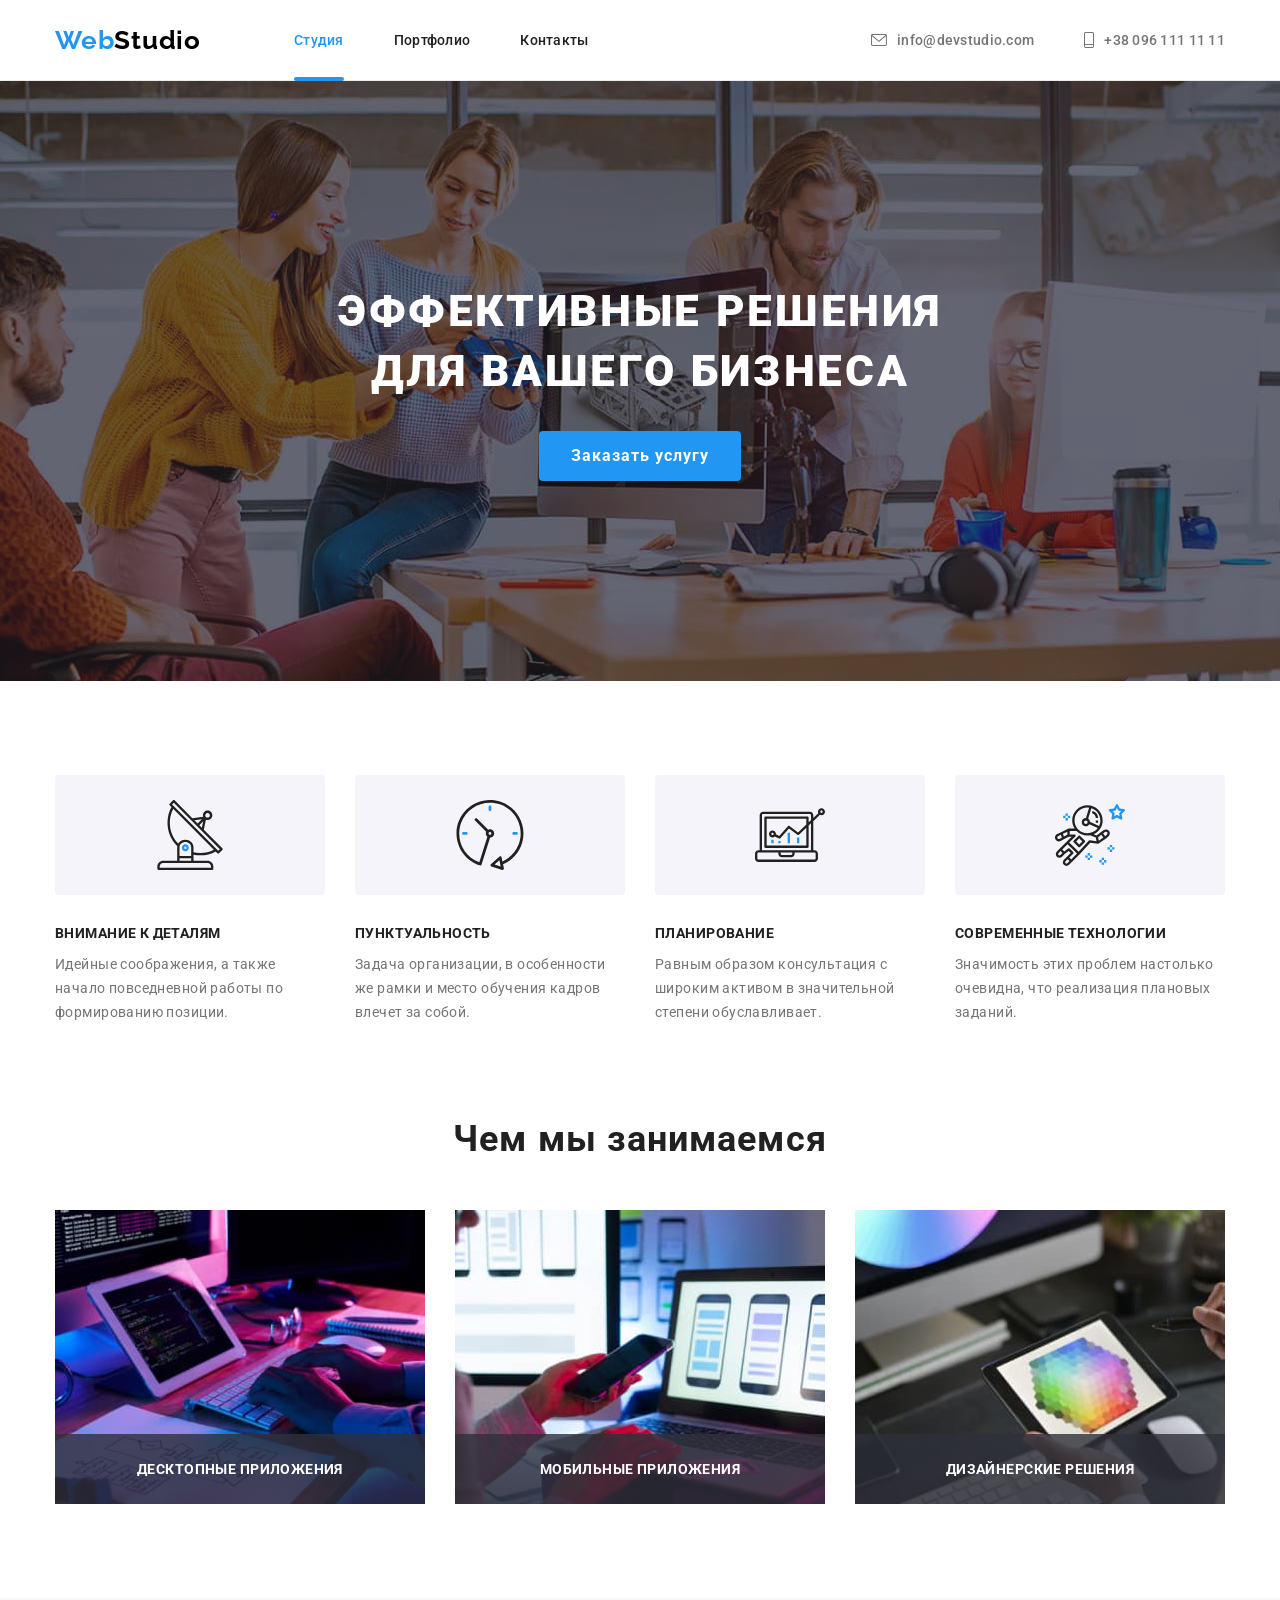
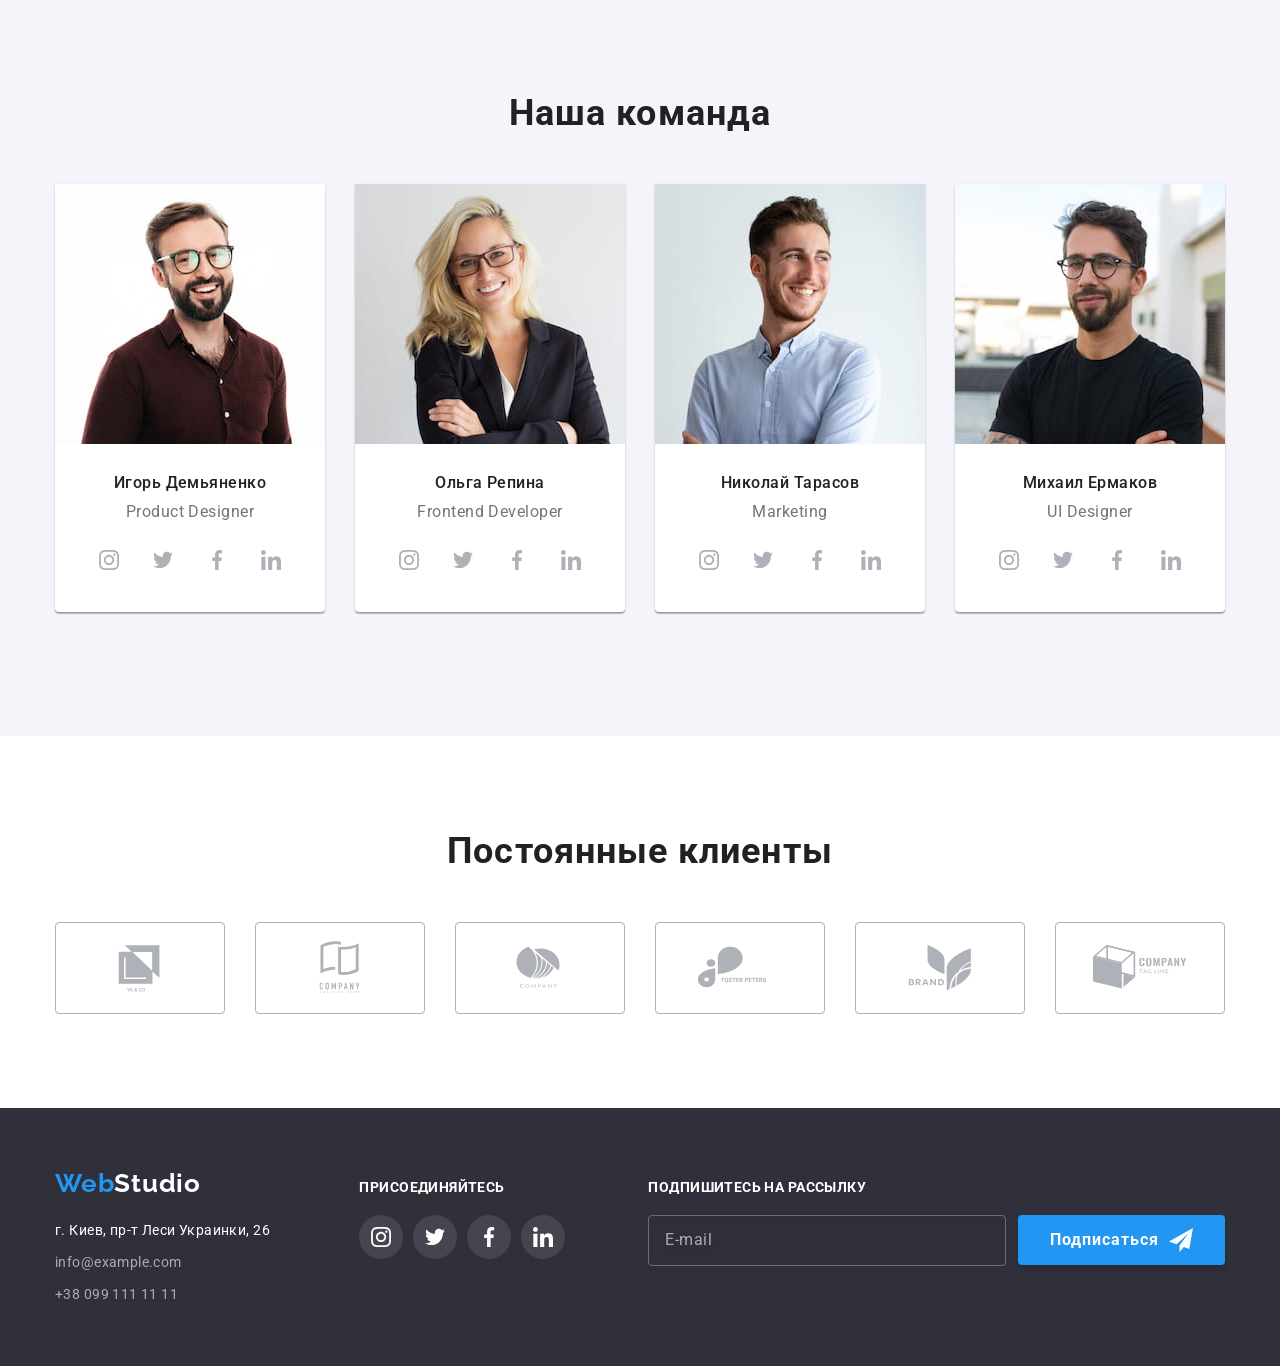
<file: index.html>
<!DOCTYPE html>
<html lang="ru">
<head>
    <meta charset="UTF-8">
    <meta http-equiv="X-UA-Compatible" content="IE=edge">
    <meta name="viewport" content="width=device-width, initial-scale=1.0">
    <title>WebStudio</title>
    <link rel="preconnect" href="https://fonts.googleapis.com">
    <link rel="preconnect" href="https://fonts.gstatic.com" crossorigin>
    <link href="https://fonts.googleapis.com/css2?family=Raleway:wght@700&family=Roboto:wght@400;500;700;900&display=swap" rel="stylesheet">
    <link rel="stylesheet" href="https://cdnjs.cloudflare.com/ajax/libs/modern-normalize/1.1.0/modern-normalize.min.css" integrity="sha512-wpPYUAdjBVSE4KJnH1VR1HeZfpl1ub8YT/NKx4PuQ5NmX2tKuGu6U/JRp5y+Y8XG2tV+wKQpNHVUX03MfMFn9Q==" crossorigin="anonymous" referrerpolicy="no-referrer" />
    <link rel="stylesheet" href="./css/main.min.css">
</head>
<body>
    <!-- HEADER -->
    <header class="header">
        <div class="container header__container">
            <nav class="main-nav">          
                <a class="logo logo--header__logo" href="./index.html" lang="en">Web<span class="logo__dark">Studio</span></a> 
                <ul class="menu">
                    <li class="menu__item">
                        <a class="menu__link menu__link--current" href="./index.html">Студия</a>
                    </li>
                    <li class="menu__item">
                        <a class="menu__link" href="./portfolio.html">Портфолио</a>
                    </li>
                    <li class="menu__item">
                        <a class="menu__link" href="#">Контакты</a>
                    </li>
                </ul>
            </nav>
            <ul class="contacts">
                <li class="contacts__item">
                    <a class="contacts__link" href="mailto:info@devstudio.com">
                        <svg class="contacts__icon" width="16" height="12">
                            <use href="./images/icons.svg#envelope"></use>
                        </svg>
                        info@devstudio.com
                    </a>
                </li>
                <li class="contacts__item">
                    <a class="contacts__link" href="tel:+380961111111">
                        <svg class="contacts__icon" width="10" height="16">
                            <use href="./images/icons.svg#phone"></use>
                        </svg>   
                        +38 096 111 11 11
                    </a>
                </li>
            </ul>
        </div>
    </header>

    <!-- MAIN -->
    <main>

        <!-- HERO -->
        <section class="hero section--bg-dark overlay">
            <div class="container">
                <div class="hero">
                    <h1 class="hero__title">Эффективные решения для вашего бизнеса</h1>
                    <button class="hero__btn" type="button" data-modal-open>
                        Заказать услугу
                    </button>
                </div>
            </div>
        </section>

        <!-- ADVANTAGES -->
        <section class="section">
            <div class="container">
                <h2 class="section__title visually-hidden" >Наши преимущества</h2>
                <ul class="advantages">
                    <li class="advantages__item">
                        <div class="advantages__wrapper">
                            <svg class="advantages__icon">
                                <use href="./images/icons.svg#antenna"></use>
                            </svg>
                        </div>
                        <h3 class="advantages__title">Внимание к деталям</h3>
                        <p class="advantages__description">Идейные соображения, а также начало повседневной работы по формированию позиции.</p>
                    </li>
                    <li class="advantages__item">
                        <div class="advantages__wrapper">
                            <svg class="advantages__icon">
                                <use href="./images/icons.svg#clock"></use>
                            </svg>
                        </div>
                        <h3 class="advantages__title">Пунктуальность</h3>
                        <p class="advantages__description">Задача организации, в особенности же рамки и место обучения кадров влечет за собой.</p>
                    </li>
                    <li class="advantages__item">
                        <div class="advantages__wrapper">
                            <svg class="advantages__icon">
                                <use href="./images/icons.svg#diagram"></use>
                            </svg>
                        </div>
                        <h3 class="advantages__title">Планирование</h3>
                        <p class="advantages__description">Равным образом консультация с широким активом в значительной степени обуславливает.</p>
                    </li>
                    <li class="advantages__item">
                        <div class="advantages__wrapper">
                            <svg class="advantages__icon">
                                <use href="./images/icons.svg#astronaut"></use>
                            </svg>
                        </div>
                        <h3 class="advantages__title">Современные технологии</h3>
                        <p class="advantages__description">Значимость этих проблем настолько очевидна, что реализация плановых заданий.</p>
                    </li>
                </ul>
            </div>
        </section>

        <!-- SKILLS -->
        <section class="section section--no-padding-top">
            <div class="container">
                <h2 class="section__title">Чем мы занимаемся</h2>
                <ul class="skills">
                    <li class="skills__item">
                        <img src="./images/skills/programming.jpg" alt="Программирование" width="370" height="294">
                            <p class="skills__description">Десктопные приложения</p>
                    </li>
                    <li class="skills__item">
                        <img src="./images/skills/adaptive.jpg" alt="Адаптивная верстка" width="370" height="294">
                            <p class="skills__description">Мобильные приложения</p>
                    </li>
                    <li class="skills__item">
                        <img src="./images/skills/design.jpg" alt="Веб-дизайн" width="370" height="294">
                            <p class="skills__description">Дизайнерские решения</p>
                    </li>
                </ul>
            </div>
        </section>

        <!-- TEAM -->
        <section class="section section--bg-light">
            <div class="container">
                <h2 class="section__title">Наша команда</h2>
                <ul class="team">
                    <li class="team__item">
                        <img src="./images/team/igor-demyanenko.jpg" alt="Игорь Демьяненко" width="270" height="260">
                        <div class="team__wrapper">
                            <h3 class="team__title">Игорь Демьяненко</h3>
                            <p class="team__text" lang="en">Product Designer</p>
                            <ul class="social">
                                <li class="social__item">
                                    <a href="https://www.instagram.com/" target="_blank" rel="noopener noreferrer nofollow" class="social__link">
                                        <svg class="social__icon">
                                            <use href="./images/icons.svg#instagram"></use>
                                        </svg>
                                    </a>
                                </li>
                                <li class="social__item">
                                    <a href="https://twitter.com/" target="_blank" rel="noopener noreferrer nofollow" class="social__link">
                                        <svg class="social__icon">
                                            <use href="./images/icons.svg#twitter"></use>
                                        </svg>
                                    </a>
                                </li>
                                <li class="social__item">
                                    <a href="https://www.facebook.com/" target="_blank" rel="noopener noreferrer nofollow" class="social__link">
                                        <svg class="social__icon">
                                            <use href="./images/icons.svg#facebook"></use>
                                        </svg>
                                    </a>
                                </li>
                                <li class="social__item">
                                    <a href="https://www.linkedin.com/" target="_blank" rel="noopener noreferrer nofollow" class="social__link">
                                        <svg class="social__icon">
                                            <use href="./images/icons.svg#linkedin"></use>
                                        </svg>
                                    </a>
                                </li>
                            </ul>
                        </div>
                    </li>
                    <li class="team__item">
                        <img src="./images/team/olga-repina.jpg" alt="Ольга Репина" width="270" height="260">
                        <div class="team__wrapper">
                            <h3 class="team__title">Ольга Репина</h3>
                            <p class="team__text" lang="en">Frontend Developer</p>
                            <ul class="social">
                                <li class="social__item">
                                    <a href="https://www.instagram.com/" target="_blank" rel="noopener noreferrer nofollow" class="social__link">
                                        <svg class="social__icon">
                                            <use href="./images/icons.svg#instagram"></use>
                                        </svg>
                                    </a>
                                </li>
                                <li class="social__item">
                                    <a href="https://twitter.com/" target="_blank" rel="noopener noreferrer nofollow" class="social__link">
                                        <svg class="social__icon">
                                            <use href="./images/icons.svg#twitter"></use>
                                        </svg>
                                    </a>
                                </li>
                                <li class="social__item">
                                    <a href="https://www.facebook.com/" target="_blank" rel="noopener noreferrer nofollow" class="social__link">
                                        <svg class="social__icon">
                                            <use href="./images/icons.svg#facebook"></use>
                                        </svg>
                                    </a>
                                </li>
                                <li class="social__item">
                                    <a href="https://www.linkedin.com/" target="_blank" rel="noopener noreferrer nofollow" class="social__link">
                                        <svg class="social__icon">
                                            <use href="./images/icons.svg#linkedin"></use>
                                        </svg>
                                    </a>
                                </li>
                            </ul>
                        </div>
                    </li>
                    <li class="team__item">
                        <img src="./images/team/nikolai-tarasov.jpg" alt="Николай Тарасов" width="270" height="260">
                        <div class="team__wrapper">
                            <h3 class="team__title">Николай Тарасов</h3>
                            <p class="team__text" lang="en">Marketing</p>
                            <ul class="social">
                                <li class="social__item">
                                    <a href="https://www.instagram.com/" target="_blank" rel="noopener noreferrer nofollow" class="social__link">
                                        <svg class="social__icon">
                                            <use href="./images/icons.svg#instagram"></use>
                                        </svg>
                                    </a>
                                </li>
                                <li class="social__item">
                                    <a href="https://twitter.com/" target="_blank" rel="noopener noreferrer nofollow" class="social__link">
                                        <svg class="social__icon">
                                            <use href="./images/icons.svg#twitter"></use>
                                        </svg>
                                    </a>
                                </li>
                                <li class="social__item">
                                    <a href="https://www.facebook.com/" target="_blank" rel="noopener noreferrer nofollow" class="social__link">
                                        <svg class="social__icon">
                                            <use href="./images/icons.svg#facebook"></use>
                                        </svg>
                                    </a>
                                </li>
                                <li class="social__item">
                                    <a href="https://www.linkedin.com/" target="_blank" rel="noopener noreferrer nofollow" class="social__link">
                                        <svg class="social__icon">
                                            <use href="./images/icons.svg#linkedin"></use>
                                        </svg>
                                    </a>
                                </li>
                            </ul>
                        </div>
                    </li>
                    <li class="team__item">
                        <img src="./images/team/mikhail-ermakov.jpg" alt="Михаил Ермаков" width="270" height="260">
                        <div class="team__wrapper">
                            <h3 class="team__title">Михаил Ермаков</h3>
                            <p class="team__text" lang="en">UI Designer</p>
                            <ul class="social">
                                <li class="social__item">
                                    <a href="https://www.instagram.com/" target="_blank" rel="noopener noreferrer nofollow" class="social__link">
                                        <svg class="social__icon">
                                            <use href="./images/icons.svg#instagram"></use>
                                        </svg>
                                    </a>
                                </li>
                                <li class="social__item">
                                    <a href="https://twitter.com/" target="_blank" rel="noopener noreferrer nofollow" class="social__link">
                                        <svg class="social__icon">
                                            <use href="./images/icons.svg#twitter"></use>
                                        </svg>
                                    </a>
                                </li>
                                <li class="social__item">
                                    <a href="https://www.facebook.com/" target="_blank" rel="noopener noreferrer nofollow" class="social__link">
                                        <svg class="social__icon">
                                            <use href="./images/icons.svg#facebook"></use>
                                        </svg>
                                    </a>
                                </li>
                                <li class="social__item">
                                    <a href="https://www.linkedin.com/" target="_blank" rel="noopener noreferrer nofollow" class="social__link">
                                        <svg class="social__icon">
                                            <use href="./images/icons.svg#linkedin"></use>
                                        </svg>
                                    </a>
                                </li>
                            </ul>
                        </div>
                    </li>
                </ul>
            </div>
        </section>

        <!-- CLIENTS -->

        <section class="section">
            <div class="container">
                <h2 class="section__title">Постоянные клиенты</h2>
                 <ul class="clients">
                    <li class="clients__item">
                        <a href="#" target="_blank" rel="noopener noreferrer nofollow" class="clients__link">
                            <svg class="clients__icon">
                                <use href="./images/icons.svg#client1"></use>
                            </svg>
                        </a>
                    </li>
                    <li class="clients__item">
                        <a href="#" target="_blank" rel="noopener noreferrer nofollow" class="clients__link">
                            <svg class="clients__icon">
                                <use href="./images/icons.svg#client2"></use>
                            </svg>
                        </a>
                    </li>
                    <li class="clients__item">
                        <a href="#" target="_blank" rel="noopener noreferrer nofollow" class="clients__link">
                            <svg class="clients__icon">
                                <use href="./images/icons.svg#client3"></use>
                            </svg>
                        </a>
                    </li>
                    <li class="clients__item">
                        <a href="#" target="_blank" rel="noopener noreferrer nofollow" class="clients__link">
                            <svg class="clients__icon">
                                <use href="./images/icons.svg#client4"></use>
                            </svg>
                        </a>
                    </li>
                    <li class="clients__item">
                        <a href="#" target="_blank" rel="noopener noreferrer nofollow" class="clients__link">
                            <svg class="clients__icon">
                                <use href="./images/icons.svg#client5"></use>
                            </svg>
                        </a>
                    </li>
                    <li class="clients__item">
                        <a href="#" target="_blank" rel="noopener noreferrer nofollow" class="clients__link">
                            <svg class="clients__icon">
                                <use href="./images/icons.svg#client6"></use>
                            </svg>
                        </a>
                    </li>
                </ul>
            </div>
        </section>

    </main>

    <!-- FOOTER -->

    <footer class="footer">
        <div class="container">
            <div class="footer-row">
                <!--WIDGET CONTACTS -->
                <div class="widgent-contacts">        
                    <a class="logo" href="./index.html" lang="en">Web<span class="logo__light">Studio</span></a>             
                    <address class="address">
                        <ul class="footer-contacts">
                            <li class="footer-contacts__item">
                                <a class="footer-contacts-link contacts-address" href="https://goo.gl/maps/dxJ9UZrQX6qSwttMA" target="_blank" rel="noopener noreferrer nofollow">г. Киев, пр-т Леси Украинки, 26</a>
                            </li>
                            <li class="footer-contacts__item">
                                <a class="footer-contacts-link contacts-link" href="mailto:info@example.com">info@example.com</a>
                            </li>
                            <li class="footer-contacts__item">
                                <a class="footer-contacts-link contacts-link" href="tel:+380991111111">+38 099 111 11 11</a>
                            </li>
                        </ul>
                    </address>
                </div>
                <!-- WIDGET SOCIAL -->
                <div class="widget-social">
                    <h3 class="footer-title">Присоединяйтесь</h3>
                    <ul class="footer-social">
                        <li class="footer-social__item">
                            <a href="https://www.instagram.com/" target="_blank" rel="noopener noreferrer nofollow" class="footer-social-link">
                                <svg class="footer-social__icon">
                                    <use href="./images/icons.svg#instagram"></use>
                                </svg>
                            </a>
                        </li>
                        <li class="footer-social__item">
                            <a href="https://twitter.com/" target="_blank" rel="noopener noreferrer nofollow" class="footer-social-link">
                                <svg class="footer-social__icon">
                                    <use href="./images/icons.svg#twitter"></use>
                                </svg>
                            </a>
                        </li>
                        <li class="footer-social__item">
                            <a href="https://www.facebook.com/" target="_blank" rel="noopener noreferrer nofollow" class="footer-social-link">
                                <svg class="footer-social__icon">
                                    <use href="./images/icons.svg#facebook"></use>
                                </svg>
                            </a>
                        </li>
                        <li class="footer-social__item">
                            <a href="https://www.linkedin.com/" target="_blank" rel="noopener noreferrer nofollow" class="footer-social-link">
                                <svg class="footer-social__icon">
                                    <use href="./images/icons.svg#linkedin"></use>
                                </svg>
                            </a>
                        </li>
                    </ul>
                </div>
                 <!-- WIDGET  SUBSCRIBE -->
                 <div class="widget-subscribe">
                    <h3 class="footer-title">Подпишитесь на рассылку</h3>
                    
                    <form class="form-subscribe">
                        <label for="user-email"></label>
                        <input class="form-subscribe__input" type="email" id="user-email" placeholder="E-mail">
                        <button class="subscribe-btn" type="submit">Подписаться
                            <svg class="subscribe-btn__icon">
                                <use href="./images/icons.svg#send-icon"></use>
                            </svg>
                        </button>
                    </form>

                 </div>
                 
            </div>
        </div>
    </footer>

<div class="backdrop is-hidden" data-modal> 
    <div class="modal">
        <button type="button" class="modal-close-btn" data-modal-close>
            <svg class="modal-close-btn-icon" width="18" height="18">
                <use href="./images/icons.svg#close-icon"></use>
            </svg>
        </button>

        <form class="modal-form">
            
            <p class="modal-form__text-action">Оставьте свои данные, мы вам перезвоним</p>
            
            <label class="modal-form__label" for="user-name">Имя</label>
            <span class="modal-form__input-wrapper">
                <input class="modal-form__input" type="text" id="user-name" name="user-name" pattern="[a-zA-Z]*" title="Evgeniy">
                <svg class="modal-form__icon">
                    <use href="./images/icons.svg#user-icon"></use>
                </svg>
            </span>

            <label class="modal-form__label" for="user-tel">Телефон</label>
            <span class="modal-form__input-wrapper">
                <input class="modal-form__input" type="tel" id="user-tel" name="user-tel" pattern="[0-9]{3}-[0-9]{3}-[0-9]{2}-[0-9]{2}" title="xxx-xxx-xx-xx" >
                <svg class="modal-form__icon">
                    <use href="./images/icons.svg#tel-icon"></use>
                </svg>
            </span>
            
            <label class="modal-form__label" for="user-email">Почта</label>
            <span class="modal-form__input-wrapper">
                <input class="modal-form__input" type="email" id="user-email" name="user-email">
                <svg class="modal-form__icon">
                    <use href="./images/icons.svg#email-icon"></use>
                </svg>
            </span>

            <label class="modal-form__label" for="user-message">Коментарий</label>
            <textarea class="modal-form__message" id="user-message" name="user-message" placeholder="Введите текст"></textarea>
        
            <input class="checkbox-policy visually-hidden" type="checkbox" id="user-checkbox-policy" name="user-checkbox-policy">
            <label class="checkbox-policy-label" for="user-checkbox-policy">Соглашаюсь с рассылкой и принимаю&nbsp;<a href="#" class="checkbox-policy-link">Условия договора</a></label>  

            <button class="modal-form-btn" type="submit">Отправить</button>

        </form>

    </div>
</div>

    <script src="./js/modal.js"></script>
</body>

</html>
</file>
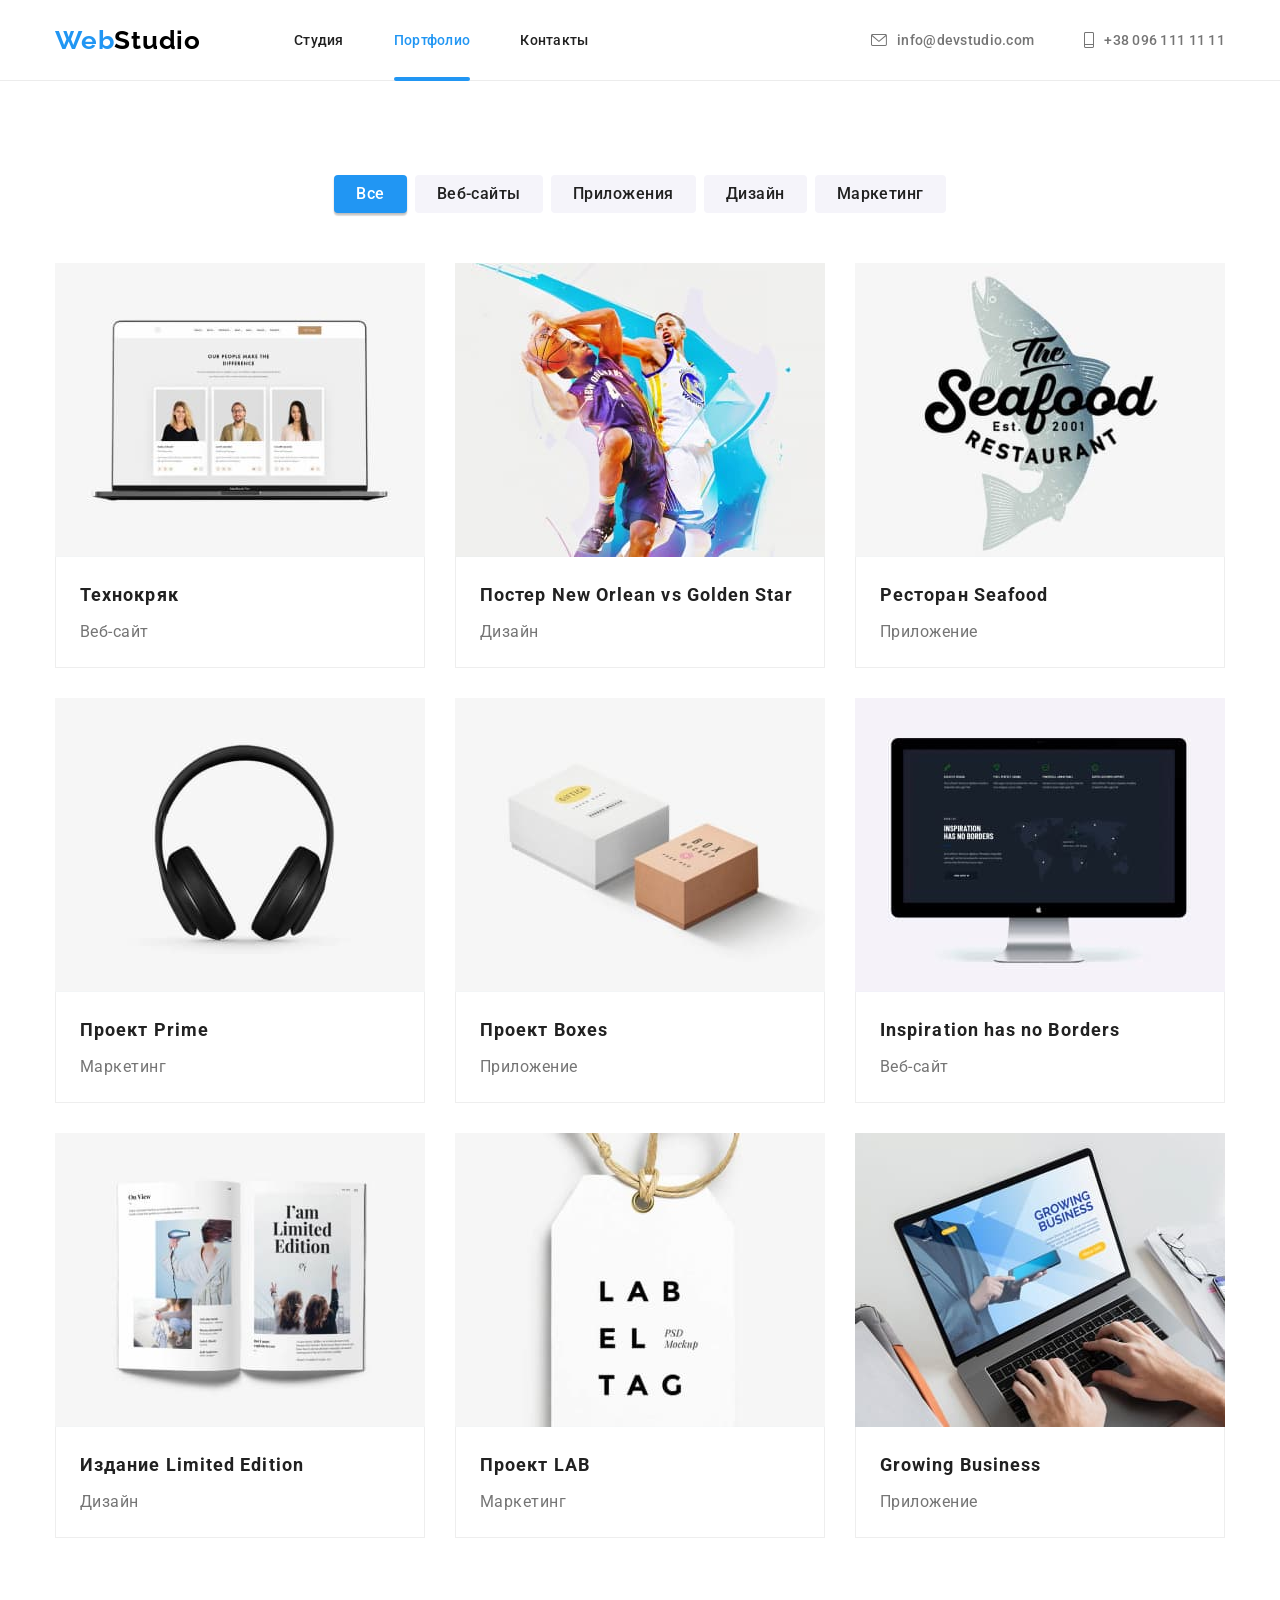
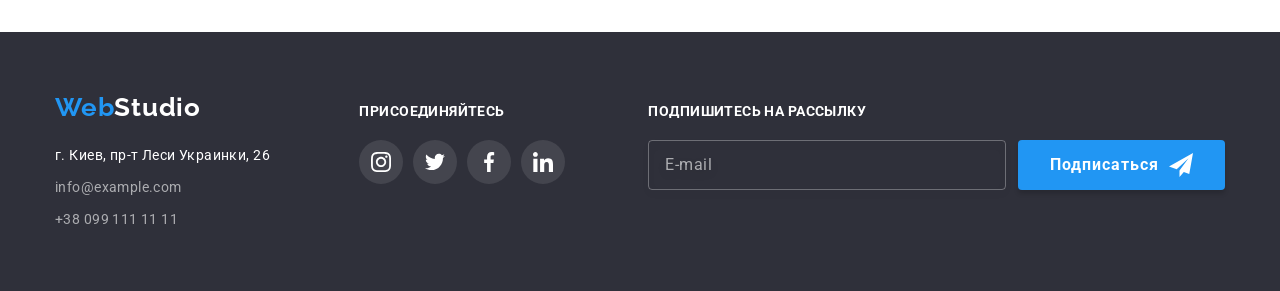
<file: portfolio.html>
<!DOCTYPE html>
<html lang="ru">
<head>
    <meta charset="UTF-8">
    <meta http-equiv="X-UA-Compatible" content="IE=edge">
    <meta name="viewport" content="width=device-width, initial-scale=1.0">
    <title>Портфолио</title>
    <link rel="preconnect" href="https://fonts.googleapis.com">
    <link rel="preconnect" href="https://fonts.gstatic.com" crossorigin>
    <link href="https://fonts.googleapis.com/css2?family=Raleway:wght@700&family=Roboto:wght@400;500;700;900&display=swap" rel="stylesheet">
    <link rel="stylesheet" href="https://cdnjs.cloudflare.com/ajax/libs/modern-normalize/1.1.0/modern-normalize.min.css" integrity="sha512-wpPYUAdjBVSE4KJnH1VR1HeZfpl1ub8YT/NKx4PuQ5NmX2tKuGu6U/JRp5y+Y8XG2tV+wKQpNHVUX03MfMFn9Q==" crossorigin="anonymous" referrerpolicy="no-referrer" />
    <link rel="stylesheet" href="./css/main.min.css">
</head>

<body>
    <!-- HEADER -->
    <header class="header">
        <div class="container header__container">
            <nav class="main-nav">          
                <a class="logo logo--header__logo" href="./index.html" lang="en">Web<span class="logo__dark">Studio</span></a> 
                <ul class="menu">
                    <li class="menu__item">
                        <a class="menu__link" href="./index.html">Студия</a>
                    </li>
                    <li class="menu__item">
                        <a class="menu__link menu__link--current" href="./portfolio.html">Портфолио</a>
                    </li>
                    <li class="menu__item">
                        <a class="menu__link" href="#">Контакты</a>
                    </li>
                </ul>
            </nav>
            <ul class="contacts">
                <li class="contacts__item">
                    <a class="contacts__link" href="mailto:info@devstudio.com">
                        <svg class="contacts__icon" width="16" height="12">
                            <use href="./images/icons.svg#envelope"></use>
                        </svg>
                        info@devstudio.com
                    </a>
                </li>
                <li class="contacts__item">
                    <a class="contacts__link" href="tel:+380961111111">
                        <svg class="contacts__icon" width="10" height="16">
                            <use href="./images/icons.svg#phone"></use>
                        </svg>   
                        +38 096 111 11 11
                    </a>
                </li>
            </ul>
        </div>
    </header>

    <!-- MAIN -->
    <main>

        <!-- PORTFOLIO -->
        <section class="section">
            <div class="container">
                <h1 class="main-title visually-hidden">Портфолио</h1>
                <ul class="portfolio-select">
                    <li class="select__item">
                        <button class="portfolio-btn portfolio-active-btn" type="button">Все</button>
                    </li>
                    <li class="select__item">
                        <button class="portfolio-btn" type="button">Веб-сайты</button>
                    </li>
                    <li class="select__item">
                        <button class="portfolio-btn" type="button">Приложения</button>
                    </li>
                    <li class="select__item">
                        <button class="portfolio-btn" type="button">Дизайн</button>
                    </li>
                    <li class="select__item">
                        <button class="portfolio-btn" type="button">Маркетинг</button>
                    </li>
                </ul>

                <ul class="portfolio">
                    <li class="portfolio__item">
                        <a href="#" class="portfolio__link">
                            <div class="portfolio__img-wrapper">
                                <img src="./images/portfolio/tekhnokryak.jpg" alt="Веб-сайт Технокряк" width="370" height="294">
                                <p class="portfolio__overlay">Ресурс предлагает комплексные предложения с разным уровнем функционала и сервисов. Все это позволит посетителю получить исчерпывающие сведения о компании или частном лице.</p>
                            </div>
                            <div class="portfolio__content-wrapper">
                                <h2 class="portfolio__title">Технокряк</h2>
                                <p class="portfolio__description">Веб-сайт</p>
                            </div>
                        </a>  
                    </li>
                    <li class="portfolio__item">
                        <a href="#" class="portfolio__link">
                            <div class="portfolio__img-wrapper">
                                <img src="./images/portfolio/poster.jpg" alt="Дизайн Постера New Orlean vs Golden Star" width="370" height="294">
                                <p class="portfolio__overlay">Ресурс предлагает комплексные предложения с разным уровнем функционала и сервисов. Все это позволит посетителю получить исчерпывающие сведения о компании или частном лице.</p>
                            </div>                            
                            <div class="portfolio__content-wrapper">
                                <h2 class="portfolio__title">Постер New Orlean vs Golden Star</h2>
                                <p class="portfolio__description">Дизайн</p>       
                            </div>
                        </a>
                    </li>
                    <li class="portfolio__item">
                        <a href="#" class="portfolio__link">
                            <div class="portfolio__img-wrapper">
                                <img src="./images/portfolio/restoran.jpg" alt="Приложение для ресторана Seafood " width="370" height="294">
                                <p class="portfolio__overlay">Ресурс предлагает комплексные предложения с разным уровнем функционала и сервисов. Все это позволит посетителю получить исчерпывающие сведения о компании или частном лице.</p>
                            </div>                            
                            <div class="portfolio__content-wrapper">
                                <h2 class="portfolio__title">Ресторан Seafood</h2>
                                <p class="portfolio__description">Приложение</p>                 
                            </div>
                         </a>
                    </li>
                    <li class="portfolio__item">
                        <a href="#" class="portfolio__link">
                            <div class="portfolio__img-wrapper">
                                <img src="./images/portfolio/prime.jpg" alt="Маркетинг проекта Prime " width="370" height="294">
                                <p class="portfolio__overlay">Ресурс предлагает комплексные предложения с разным уровнем функционала и сервисов. Все это позволит посетителю получить исчерпывающие сведения о компании или частном лице.</p>
                            </div>                            
                            <div class="portfolio__content-wrapper">
                                <h2 class="portfolio__title">Проект Prime</h2>
                                <p class="portfolio__description">Маркетинг</p>
                            </div>
                        </a>
                    </li>
                    <li class="portfolio__item">
                        <a href="#" class="portfolio__link">
                            <div class="portfolio__img-wrapper">
                                <img src="./images/portfolio/boxes.jpg" alt="Приложение проекта Boxes" width="370" height="294">
                                <p class="portfolio__overlay">Ресурс предлагает комплексные предложения с разным уровнем функционала и сервисов. Все это позволит посетителю получить исчерпывающие сведения о компании или частном лице.</p>
                            </div>                            
                            <div class="portfolio__content-wrapper">
                                <h2 class="portfolio__title">Проект Boxes</h2>
                                <p class="portfolio__description">Приложение</p>    
                            </div>
                        </a>
                    </li>
                    <li class="portfolio__item">
                        <a href="#" class="portfolio__link">
                            <div class="portfolio__img-wrapper">
                                <img src="./images/portfolio/borders.jpg" alt="Веб-сайт Inspiration has no Borders" width="370" height="294">
                                <p class="portfolio__overlay">Ресурс предлагает комплексные предложения с разным уровнем функционала и сервисов. Все это позволит посетителю получить исчерпывающие сведения о компании или частном лице.</p>
                            </div>                            
                            <div class="portfolio__content-wrapper">
                                <h2 class="portfolio__title">Inspiration has no Borders</h2>
                                <p class="portfolio__description">Веб-сайт</p>   
                            </div>
                        </a>
                    </li>
                    <li class="portfolio__item">
                        <a href="#" class="portfolio__link">
                            <div class="portfolio__img-wrapper">
                                <img src="./images/portfolio/izdanie.jpg" alt="Дизайн издания Limited Edition " width="370" height="294">
                                <p class="portfolio__overlay">Ресурс предлагает комплексные предложения с разным уровнем функционала и сервисов. Все это позволит посетителю получить исчерпывающие сведения о компании или частном лице.</p>
                            </div>                            
                            <div class="portfolio__content-wrapper">
                                <h2 class="portfolio__title">Издание Limited Edition</h2>
                                <p class="portfolio__description">Дизайн</p>           
                            </div>
                        </a>
                    </li>
                    <li class="portfolio__item">
                        <a href="#" class="portfolio__link">
                            <div class="portfolio__img-wrapper">
                                <img src="./images/portfolio/lab.jpg" alt="Маркетинг проекта LAB" width="370" height="294">
                                <p class="portfolio__overlay">Ресурс предлагает комплексные предложения с разным уровнем функционала и сервисов. Все это позволит посетителю получить исчерпывающие сведения о компании или частном лице.</p>
                            </div>                            
                            <div class="portfolio__content-wrapper">
                                <h2 class="portfolio__title">Проект LAB</h2>
                                <p class="portfolio__description">Маркетинг</p>        
                            </div>
                        </a>
                    </li>
                    <li class="portfolio__item">
                        <a href="#" class="portfolio__link">
                            <div class="portfolio__img-wrapper">
                                <img src="./images/portfolio/business.jpg" alt="Приложение Growing Business" width="370" height="294">
                                <p class="portfolio__overlay">Ресурс предлагает комплексные предложения с разным уровнем функционала и сервисов. Все это позволит посетителю получить исчерпывающие сведения о компании или частном лице.</p>
                            </div>                            
                            <div class="portfolio__content-wrapper">
                                <h2 class="portfolio__title">Growing Business</h2>
                                <p class="portfolio__description">Приложение</p>
                            </div>
                        </a>
                    </li>   
                </ul>
            </div>
        </section>

    </main>

   <!-- FOOTER -->
   <footer class="footer">
    <div class="container">
        <div class="footer-row">
            <!--WIDGET CONTACTS -->
            <div class="widgent-contacts">        
                <a class="logo" href="./index.html" lang="en">Web<span class="logo__light">Studio</span></a>             
                <address class="address">
                    <ul class="footer-contacts">
                        <li class="footer-contacts__item">
                            <a class="footer-contacts-link contacts-address" href="https://goo.gl/maps/dxJ9UZrQX6qSwttMA" target="_blank" rel="noopener noreferrer nofollow">г. Киев, пр-т Леси Украинки, 26</a>
                        </li>
                        <li class="footer-contacts__item">
                            <a class="footer-contacts-link contacts-link" href="mailto:info@example.com">info@example.com</a>
                        </li>
                        <li class="footer-contacts__item">
                            <a class="footer-contacts-link contacts-link" href="tel:+380991111111">+38 099 111 11 11</a>
                        </li>
                    </ul>
                </address>
            </div>
            <!-- WIDGET SOCIAL -->
            <div class="widget-social">
                <h3 class="footer-title">Присоединяйтесь</h3>
                <ul class="footer-social">
                    <li class="footer-social__item">
                        <a href="https://www.instagram.com/" target="_blank" rel="noopener noreferrer nofollow" class="footer-social-link">
                            <svg class="footer-social__icon">
                                <use href="./images/icons.svg#instagram"></use>
                            </svg>
                        </a>
                    </li>
                    <li class="footer-social__item">
                        <a href="https://twitter.com/" target="_blank" rel="noopener noreferrer nofollow" class="footer-social-link">
                            <svg class="footer-social__icon">
                                <use href="./images/icons.svg#twitter"></use>
                            </svg>
                        </a>
                    </li>
                    <li class="footer-social__item">
                        <a href="https://www.facebook.com/" target="_blank" rel="noopener noreferrer nofollow" class="footer-social-link">
                            <svg class="footer-social__icon">
                                <use href="./images/icons.svg#facebook"></use>
                            </svg>
                        </a>
                    </li>
                    <li class="footer-social__item">
                        <a href="https://www.linkedin.com/" target="_blank" rel="noopener noreferrer nofollow" class="footer-social-link">
                            <svg class="footer-social__icon">
                                <use href="./images/icons.svg#linkedin"></use>
                            </svg>
                        </a>
                    </li>
                </ul>
            </div>
             <!-- WIDGET  SUBSCRIBE -->
             <div class="widget-subscribe">
                <h3 class="footer-title">Подпишитесь на рассылку</h3>
                
                <form class="form-subscribe">
                    <label for="user-email"></label>
                    <input class="form-subscribe__input" type="email" id="user-email" placeholder="E-mail">
                    <button class="subscribe-btn" type="submit">Подписаться
                        <svg class="subscribe-btn__icon">
                            <use href="./images/icons.svg#send-icon"></use>
                        </svg>
                    </button>
                </form>

             </div>
             
        </div>
    </div>
</footer>

</body>
</html>
</file>
<file: css/main.min.css>
body{font-family:"Roboto",sans-serif;color:#212121}h1,h2,h3,h4,h5,h6,p{margin-top:0;margin-bottom:0}ul,ol{margin-top:0;margin-bottom:0;padding-left:0;list-style:none}img{display:block;max-width:100%;height:auto}button{font:inherit;padding:0;cursor:pointer;border:none;border-radius:4px}a{text-decoration:none}.visually-hidden{position:absolute;width:1px;height:1px;margin:-1px;border:0;padding:0;white-space:nowrap;clip-path:inset(100%);clip:rect(0 0 0 0);overflow:hidden}.form-subscribe,.footer-social-link,.clients__link,.skills__description,.advantages__wrapper,.checkbox-policy-label,.modal-close-btn,.social__link,.subscribe-btn{display:flex;justify-content:center;align-items:center}.container{width:1200px;padding-left:15px;padding-right:15px;margin-left:auto;margin-right:auto}.section{padding-top:94px;padding-bottom:94px}.section--bg-dark{background-color:#2f303a}.section--bg-light{background-color:#f5f4fa}.section__title{font-size:36px;font-weight:700;line-height:1.1719444444;letter-spacing:.03em;text-align:center;color:#212121;margin-bottom:50px}.section--no-padding-top{padding-top:0}.logo{font-size:26px;font-weight:700;line-height:1.1738461538;letter-spacing:.03em;font-family:"Raleway",sans-serif;color:#2196f3}.logo--header__logo{margin-right:93px}.logo__dark{color:#000}.logo__light{color:#fff}.hero__btn{display:block;margin-left:auto;margin-right:auto;min-width:200px;padding-top:10px;padding-right:32px;padding-bottom:10px;padding-left:32px;font-size:16px;font-weight:700;line-height:1.875;letter-spacing:.06em;font-family:inherit;align-items:center;text-align:center;color:#fff;background-color:#2196f3;box-shadow:0px 4px 4px rgba(0,0,0,.15);transition:background-color 250ms cubic-bezier(0.4, 0, 0.2, 1)}.hero__btn:hover,.hero__btn:focus{background-color:#188ce8}.modal-form-btn{display:block;margin-left:auto;margin-right:auto;min-width:200px;padding-top:10px;padding-right:55px;padding-bottom:10px;padding-left:55px;font-size:16px;font-weight:700;line-height:1.875;letter-spacing:.06em;font-family:inherit;align-items:center;text-align:center;color:#fff;background-color:#2196f3;box-shadow:0px 4px 4px rgba(0,0,0,.15);transition:background-color 250ms cubic-bezier(0.4, 0, 0.2, 1)}.modal-form-btn:hover,.modal-form-btn:focus{background-color:#188ce8}.portfolio-btn{font-size:16px;font-weight:500;line-height:1.625;letter-spacing:.03em;text-align:center;color:#212121;background-color:#f5f4fa;padding-top:6px;padding-bottom:6px;padding-left:22px;padding-right:22px;transition:background-color 250ms cubic-bezier(0.4, 0, 0.2, 1),color 250ms cubic-bezier(0.4, 0, 0.2, 1),box-shadow 250ms cubic-bezier(0.4, 0, 0.2, 1)}.portfolio-btn:hover,.portfolio-btn:focus{color:#fff;background-color:#2196f3;box-shadow:0px 3px 1px rgba(0,0,0,.1),0px 1px 2px rgba(0,0,0,.08),0px 2px 2px rgba(0,0,0,.12)}.portfolio-active-btn{color:#fff;background-color:#2196f3;box-shadow:0px 3px 1px rgba(0,0,0,.1),0px 1px 2px rgba(0,0,0,.08),0px 2px 2px rgba(0,0,0,.12)}.subscribe-btn{margin-left:auto;margin-right:auto;min-width:200px;padding-top:10px;padding-right:32px;padding-bottom:10px;padding-left:32px;font-size:16px;font-weight:700;line-height:1.875;letter-spacing:.06em;font-family:inherit;align-items:center;text-align:center;color:#fff;background-color:#2196f3;box-shadow:0px 4px 4px rgba(0,0,0,.15);transition:background-color 250ms cubic-bezier(0.4, 0, 0.2, 1)}.subscribe-btn:hover,.subscribe-btn:focus{background-color:#188ce8}.subscribe-btn .subscribe-btn__icon{fill:#fff;width:24px;height:24px;margin-left:10px}.hero{display:flex;flex-direction:column;justify-content:center;align-items:center;padding-top:200px;padding-bottom:200px}.hero__title{width:650px;font-size:44px;font-weight:900;line-height:1.3636363636;letter-spacing:.06em;text-align:center;text-transform:uppercase;color:#fff;margin-bottom:30px}.overlay{height:600px;max-width:1600px;margin-left:auto;margin-right:auto;background-image:linear-gradient(rgba(47, 48, 58, 0.4), rgba(47, 48, 58, 0.4)),url(../images/hero.jpg);background-position:center;background-size:cover;background-repeat:no-repeat}.social{display:flex;justify-content:center}.social__item{width:44px;height:44px}.social__item:not(:last-child){margin-right:10px}.social__link{width:100%;height:100%;border-radius:50%;background-color:rgba(0,0,0,0);color:#afb1b8;transition:background-color 250ms cubic-bezier(0.4, 0, 0.2, 1)}.social__link:hover,.social__link:focus{background-color:#2196f3}.social__icon{width:20px;height:20px;fill:currentColor;transition:fill 250ms cubic-bezier(0.4, 0, 0.2, 1)}.social__link:hover .social__icon,.social__link:focus .social__icon{fill:#fff}.main-nav{display:flex;align-items:center}.menu{display:flex}.menu .menu__item:not(:last-child){margin-right:50px}.menu__link{font-size:14px;font-weight:500;line-height:1.1721428571;letter-spacing:.02em;position:relative;display:block;padding-top:32px;padding-bottom:32px;color:#212121;transition:color 250ms cubic-bezier(0.4, 0, 0.2, 1)}.menu__link:hover,.menu__link:focus{color:#2196f3}.menu__link--current::after{content:"";position:absolute;display:block;left:0;bottom:-1px;width:100%;height:4px;border-radius:2px;background-color:#2196f3}.menu__link--current{color:#2196f3}.backdrop{position:fixed;top:0;left:0;width:100%;height:100%;background-color:rgba(0,0,0,.2);transition:opacity 250ms cubic-bezier(0.4, 0, 0.2, 1),visibility 250ms cubic-bezier(0.4, 0, 0.2, 1)}.backdrop.is-hidden{opacity:0;visibility:hidden;pointer-events:none}.modal{position:absolute;top:50%;left:50%;transform:translate(-50%, -50%);width:528px;height:581px;padding:40px 40px;background-color:#fff;box-shadow:0px 1px 3px rgba(0,0,0,.12),0px 1px 1px rgba(0,0,0,.14),0px 2px 1px rgba(0,0,0,.2);border-radius:4px}.modal-close-btn{position:absolute;top:8px;right:8px;width:30px;height:30px;border-radius:50%;border:1px solid rgba(0,0,0,.1);background-color:rgba(0,0,0,0)}.modal-close-btn-icon{fill:#000;transition:fill 250ms cubic-bezier(0.4, 0, 0.2, 1)}.modal-close-btn-icon:hover,.modal-close-btn-icon:focus{fill:#2196f3}.modal-form{display:flex;flex-direction:column}.modal-form__text-action{font-size:20px;font-weight:700;line-height:1.15;letter-spacing:.03em;text-align:center;margin-bottom:12px;color:#212121}.modal-form__label{font-size:12px;font-weight:400;line-height:1.1666666667;letter-spacing:.01em;margin-bottom:4px;color:#757575}.modal-form__input-wrapper{position:relative;margin-bottom:10px}.modal-form__input{width:100%;height:40px;padding:12px 16px 12px 42px;border-radius:4px;border:1px solid rgba(33,33,33,.2);transition:border 250ms cubic-bezier(0.4, 0, 0.2, 1)}.modal-form__input:focus{outline:none;border:1px solid #2196f3}.modal-form__message{width:100%;height:120px;padding:12px 16px;margin-bottom:20px;border-radius:4px;border:1px solid rgba(33,33,33,.2);resize:none;transition:border 250ms cubic-bezier(0.4, 0, 0.2, 1)}.modal-form__message:focus{outline:none;border:1px solid #2196f3}.modal-form-message::placeholder{font-size:12px;font-weight:400;line-height:1.1666666667;letter-spacing:.01em;color:rgba(117,117,117,.5)}.modal-form__icon{position:absolute;display:inline-block;width:18px;height:18px;top:50%;left:12px;transform:translateY(-50%);fill:#212121;transition:fill 250ms cubic-bezier(0.4, 0, 0.2, 1)}.modal-form__input:focus+.modal-form__icon{fill:#2196f3}.checkbox-policy{position:absolute}.checkbox-policy-label{font-size:14px;line-height:1.7;letter-spacing:.03em;color:#757575;margin-bottom:30px}.checkbox-policy-label::before{content:"";display:block;width:16px;height:15px;border:2px solid #212121;border-radius:3px;cursor:pointer;margin-right:10px;transition:background-color 250ms cubic-bezier(0.4, 0, 0.2, 1),border 250ms cubic-bezier(0.4, 0, 0.2, 1)}.checkbox-policy:focus+.checkbox-policy-label::before{border-color:#2196f3}.checkbox-policy:checked+.checkbox-policy-label::before{border-color:rgba(0,0,0,0);background-image:url(../images/checkbox.svg);background-size:contain;background-origin:border-box;background-repeat:no-repeat}.checkbox-policy-link{text-decoration-line:underline;color:#2196f3}.header{border-bottom:1px solid #ececec}.header__container{display:flex;align-items:center;justify-content:space-between}.contacts{display:flex}.contacts__item:not(:last-child){margin-right:50px}.contacts__link{font-size:14px;font-weight:500;line-height:1.1721428571;letter-spacing:.02em;display:flex;align-items:center;padding-top:32px;padding-bottom:32px;color:#757575;transition:color 250ms cubic-bezier(0.4, 0, 0.2, 1)}.contacts__link:hover,.contacts__link:focus{color:#2196f3}.contacts__icon{margin-right:10px;fill:currentColor;transition:fill 250ms cubic-bezier(0.4, 0, 0.2, 1)}.contacts__link:hover .contacts__icon,.contacts__link:focus .contacts__icon{fill:#2196f3}.advantages{display:flex;flex-wrap:wrap}.advantages__item{flex-basis:calc((100% - 90px)/4)}.advantages__item:not(:nth-child(4n)){margin-right:30px}.advantages__item:not(:nth-last-child(-n+4)){margin-bottom:30px}.advantages__wrapper{height:120px;border-radius:4px;margin-bottom:30px;background-color:#f5f4fa}.advantages__icon{height:70px;width:70px}.advantages__title{font-size:14px;font-weight:700;line-height:1.1721428571;letter-spacing:.03em;text-transform:uppercase;color:#212121;margin-bottom:10px}.advantages__description{font-size:14px;font-weight:400;line-height:1.7142857143;letter-spacing:.03em;color:#757575}.skills{display:flex;flex-wrap:wrap}.skills__item{flex-basis:calc((100% - 60px)/3);position:relative}.skills__item:not(:nth-child(3n)){margin-right:30px}.skills__item:not(:nth-last-child(-n+3)){margin-bottom:30px}.skills__description{font-size:14px;font-weight:700;line-height:1.1721428571;letter-spacing:.03em;position:absolute;left:0;bottom:0;width:100%;height:70px;background:rgba(47,48,58,.8);text-align:center;text-transform:uppercase;color:#fff}.team{display:flex;flex-wrap:wrap}.team__item{flex-basis:calc((100% - 90px)/4);background-color:#fff;box-shadow:0px 1px 3px rgba(0,0,0,.12),0px 1px 1px rgba(0,0,0,.14),0px 2px 1px rgba(0,0,0,.2);border-radius:0px 0px 4px 4px}.team__item:not(:nth-child(4n)){margin-right:30px}.team__item:not(:nth-last-child(-n)){margin-bottom:30px}.team__wrapper{padding-top:30px;padding-bottom:30px}.team__title{font-size:16px;font-weight:500;line-height:1.171875;letter-spacing:.03em;text-align:center;color:#212121;margin-bottom:10px}.team__text{font-size:16px;font-weight:400;line-height:1.171875;letter-spacing:.03em;text-align:center;color:#757575;margin-bottom:16px}.clients{display:flex;flex-wrap:wrap}.clients__item:not(:nth-child(6n)){margin-right:30px}.clients__item:not(:nth-last-child(-n+6)){margin-bottom:30px}.clients__link{width:170px;height:92px;border:1px solid #afb1b8;color:#afb1b8;border-radius:4px;transition:border 250ms cubic-bezier(0.4, 0, 0.2, 1)}.clients__link:focus,.clients__link:hover{border:1px solid #2196f3}.clients__icon{width:106px;height:60px;fill:currentColor;transition:fill 250ms cubic-bezier(0.4, 0, 0.2, 1)}.clients__link:hover .clients__icon,.clients__link:focus .clients__icon{fill:#2196f3}.portfolio-select{display:flex;justify-content:center;margin-bottom:50px}.select__item:not(:last-child){margin-right:8px}.portfolio{display:flex;flex-wrap:wrap}.portfolio__item{flex-basis:calc((100% - 60px)/3)}.portfolio__item:not(:nth-child(3n)){margin-right:30px}.portfolio__item:not(:nth-last-child(-n+3)){margin-bottom:30px}.portfolio__link{display:block;transition:box-shadow 250ms cubic-bezier(0.4, 0, 0.2, 1)}.portfolio__link:hover,.portfolio__link:focus{box-shadow:0px 1px 1px rgba(0,0,0,.12),0px 4px 4px rgba(0,0,0,.06),1px 4px 6px rgba(0,0,0,.16)}.portfolio__img-wrapper{position:relative;overflow:hidden}.portfolio__overlay{font-size:18px;font-weight:400;line-height:1.5555555556;letter-spacing:.03em;position:absolute;top:0;left:0;width:100%;height:100%;padding:63px 24px;color:#fff;background-color:rgba(33,150,243,.9);overflow:auto;transform:translateY(100%);transition:transform 250ms cubic-bezier(0.4, 0, 0.2, 1)}.portfolio__link:hover .portfolio__overlay,.portfolio__link:focus .portfolio__overlay{transform:translateY(0%)}.portfolio__content-wrapper{padding-top:20px;padding-bottom:20px;padding-left:24px;padding-right:24px;border:1px solid #eee;border-top:none;background-color:#fff}.portfolio__title{font-size:18px;font-weight:700;line-height:2;letter-spacing:.06em;color:#212121;margin-bottom:4px}.portfolio__description{font-size:16px;line-height:30px;letter-spacing:.03em;color:#757575}.footer{background-color:#2f303a;padding-top:60px;padding-bottom:60px}.footer-row{display:flex;align-items:baseline;justify-content:space-between}.footer .logo{display:inline-block;margin-bottom:20px}.widgent-contacts{display:block;flex-grow:1;margin-right:70px}.address{font-style:normal}.footer-contacts-link{font-size:14px;font-weight:400;line-height:1.7142857143;letter-spacing:.03em;text-decoration:none;transition:color 250ms cubic-bezier(0.4, 0, 0.2, 1)}.footer-contacts-link:hover,.footer-contacts-link:focus{color:#2196f3}.contacts-address{color:#fff}.footer-contacts__item:not(:last-child){margin-bottom:8px}.contacts-link{color:rgba(255,255,255,.6);transition:color 250ms cubic-bezier(0.4, 0, 0.2, 1)}.widget-social{display:block;min-width:206px;margin-right:83px}.footer-title{font-size:14px;font-weight:700;line-height:1.1721428571;letter-spacing:.03em;text-transform:uppercase;color:#fff;margin-bottom:20px}.footer-social{display:flex}.footer-social__item{width:44px;height:44px}.footer-social__item:not(:last-child){margin-right:10px}.footer-social-link{width:100%;height:100%;border-radius:50%;background-color:rgba(255,255,255,.1);color:#fff;transition:background-color 250ms cubic-bezier(0.4, 0, 0.2, 1)}.footer-social-link:hover,.footer-social-link:focus{background-color:#2196f3}.footer-social__icon{fill:currentColor;width:20px;height:20px}.form-subscribe__input{width:358px;padding:15px 16px;margin-right:12px;background-color:rgba(0,0,0,0);border:1px solid rgba(255,255,255,.3);filter:drop-shadow(0px 4px 4px rgba(0, 0, 0, 0.15));border-radius:4px;color:#fff}.form-subscribe__input::placeholder{font-size:16px;font-weight:400;line-height:1.25;letter-spacing:.03em;display:flex;align-items:center;color:rgba(255,255,255,.6)}/*# sourceMappingURL=main.min.css.map */
</file>
